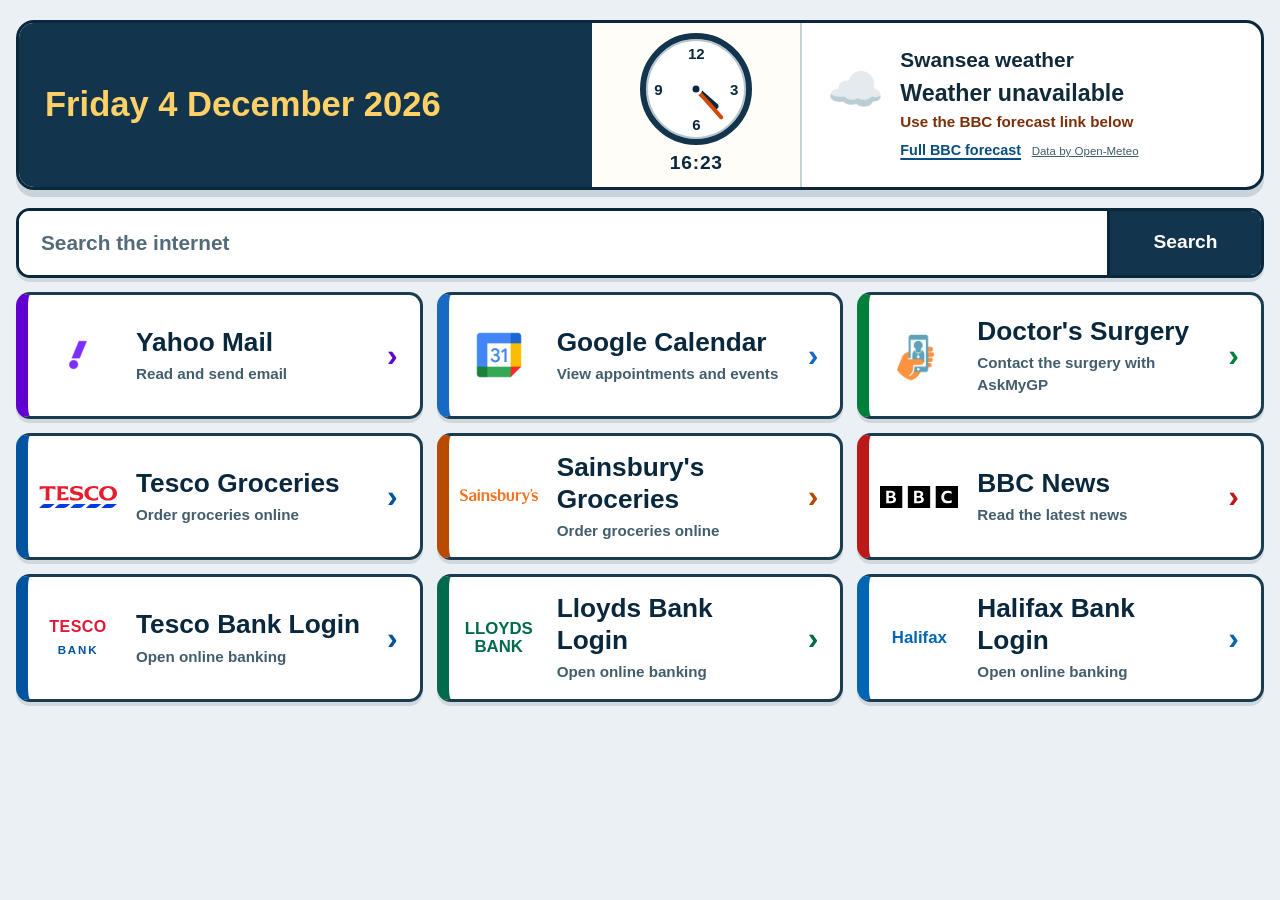
<file: family/index.html>
<!doctype html>
<html lang="en-GB">
  <head>
    <meta charset="utf-8">
    <meta name="referrer" content="no-referrer">
    <meta name="viewport" content="width=device-width, initial-scale=1">
    <meta name="color-scheme" content="light">
    <meta name="theme-color" content="#12344d">
    <title>Useful links</title>
    <meta
      name="description"
      content="A simple home page with useful links, the date, time and Swansea weather."
    >
    <style>
      :root {
        color-scheme: light;
        --ink: #102a3a;
        --muted: #425d6c;
        --navy: #12344d;
        --navy-dark: #09283d;
        --cream: #fffdf7;
        --paper: #ffffff;
        --page: #eaf0f3;
        --yellow: #ffd166;
        --focus: #e55400;
        --border: #193c51;
        font-family: "Segoe UI", Arial, Helvetica, sans-serif;
        font-synthesis: none;
      }

      * {
        box-sizing: border-box;
      }

      body {
        min-width: 320px;
        min-height: 100vh;
        margin: 0;
        background: var(--page);
        color: var(--ink);
        font-size: 20px;
        line-height: 1.4;
      }

      a {
        color: inherit;
      }

      .visually-hidden {
        position: absolute;
        width: 1px;
        height: 1px;
        padding: 0;
        overflow: hidden;
        clip: rect(0, 0, 0, 0);
        white-space: nowrap;
        border: 0;
      }

      .page {
        width: min(1500px, calc(100% - 32px));
        margin: 0 auto;
        padding: 20px 0 32px;
      }

      .top-panel {
        display: grid;
        grid-template-columns: minmax(290px, 1.25fr) 210px minmax(320px, 1fr);
        align-items: stretch;
        overflow: hidden;
        border: 3px solid var(--navy-dark);
        border-radius: 18px;
        background: var(--paper);
        box-shadow: 0 7px 0 rgb(9 40 61 / 14%);
      }

      .welcome {
        display: flex;
        flex-direction: column;
        justify-content: center;
        padding: 20px 26px;
        background: var(--navy);
        color: #ffffff;
      }

      .date {
        margin: 0;
        color: var(--yellow);
        font-size: clamp(1.7rem, 2.7vw, 2.35rem);
        font-weight: 700;
        line-height: 1.25;
      }

      .clock-panel {
        display: grid;
        place-items: center;
        align-content: center;
        gap: 5px;
        padding: 10px 14px;
        background: var(--cream);
        border-right: 2px solid #c5d1d7;
      }

      .clock-face {
        position: relative;
        width: 112px;
        aspect-ratio: 1;
        border: 6px solid var(--navy);
        border-radius: 50%;
        background: #ffffff;
        box-shadow: inset 0 0 0 2px #b8c6ce;
      }

      .clock-number {
        position: absolute;
        z-index: 1;
        color: var(--navy-dark);
        font-size: 15px;
        font-weight: 800;
        line-height: 1;
      }

      .n12 { left: 50%; top: 7px; transform: translateX(-50%); }
      .n3 { right: 8px; top: 50%; transform: translateY(-50%); }
      .n6 { bottom: 7px; left: 50%; transform: translateX(-50%); }
      .n9 { left: 8px; top: 50%; transform: translateY(-50%); }

      .hand {
        position: absolute;
        z-index: 2;
        bottom: 50%;
        left: calc(50% - 3px);
        width: 6px;
        border-radius: 999px;
        background: var(--navy-dark);
        transform: rotate(0deg);
        transform-origin: 50% 100%;
      }

      .hour-hand {
        height: 29px;
      }

      .minute-hand {
        height: 40px;
        width: 4px;
        left: calc(50% - 2px);
        background: #d34a00;
      }

      .clock-centre {
        position: absolute;
        z-index: 3;
        top: 50%;
        left: 50%;
        width: 13px;
        height: 13px;
        border: 3px solid #ffffff;
        border-radius: 50%;
        background: var(--navy-dark);
        transform: translate(-50%, -50%);
      }

      .digital-time {
        margin: 0;
        color: var(--navy-dark);
        font-size: 1.2rem;
        font-weight: 800;
        font-variant-numeric: tabular-nums;
        letter-spacing: 0.04em;
      }

      .weather {
        display: grid;
        grid-template-columns: auto 1fr;
        align-content: center;
        column-gap: 14px;
        padding: 16px 22px;
      }

      .weather-icon {
        grid-row: 1 / 4;
        align-self: center;
        width: 62px;
        text-align: center;
        font-size: 2.85rem;
        line-height: 1;
      }

      .weather h2 {
        margin: 0;
        font-size: 1.3rem;
        line-height: 1.2;
      }

      .weather-now {
        margin: 4px 0 2px;
        font-size: 1.45rem;
        font-weight: 800;
      }

      .weather-detail,
      .weather-error {
        margin: 0;
        color: var(--muted);
        font-size: 0.95rem;
        font-weight: 650;
      }

      .weather-error {
        color: #7a2f08;
      }

      .weather-link {
        display: inline-block;
        margin-top: 8px;
        color: #074d82;
        font-size: 0.9rem;
        font-weight: 750;
        text-decoration-thickness: 2px;
        text-underline-offset: 3px;
      }

      .weather-links {
        grid-column: 2;
      }

      .weather-credit {
        margin-left: 5px;
        color: var(--muted);
        font-size: 0.72rem;
        white-space: nowrap;
      }

      .web-search {
        display: grid;
        grid-template-columns: minmax(0, 1fr) auto;
        margin-top: 18px;
        border: 3px solid var(--navy-dark);
        border-radius: 14px;
        background: var(--paper);
        box-shadow: 0 4px 0 rgb(16 42 58 / 12%);
      }

      .search-input {
        min-width: 0;
        min-height: 64px;
        padding: 11px 22px;
        border: 0;
        border-radius: 11px 0 0 11px;
        background: var(--paper);
        color: var(--navy-dark);
        font: inherit;
        font-size: 1.3rem;
        font-weight: 650;
      }

      .search-input::placeholder {
        color: #536b78;
        opacity: 1;
      }

      .search-input:focus {
        outline: 5px solid var(--focus);
        outline-offset: 2px;
        position: relative;
        z-index: 1;
      }

      .search-button {
        min-width: 154px;
        padding: 12px 26px;
        border: 0;
        border-left: 3px solid var(--navy-dark);
        border-radius: 0 10px 10px 0;
        background: var(--navy);
        color: #ffffff;
        font: inherit;
        font-size: 1.2rem;
        font-weight: 800;
        cursor: pointer;
      }

      .search-button:hover {
        background: var(--navy-dark);
      }

      .search-button:focus-visible {
        outline: 5px solid var(--focus);
        outline-offset: 4px;
        position: relative;
        z-index: 1;
      }

      .links-grid {
        display: grid;
        grid-template-columns: repeat(2, minmax(0, 1fr));
        grid-auto-rows: 1fr;
        gap: 14px;
        margin-top: 14px;
      }

      .bookmark {
        --accent: #2f6c8c;
        display: grid;
        grid-template-columns: 100px 1fr auto;
        align-items: center;
        min-height: 100px;
        overflow: hidden;
        border: 3px solid var(--border);
        border-left: 12px solid var(--accent);
        border-radius: 14px;
        background: var(--paper);
        box-shadow: 0 4px 0 rgb(16 42 58 / 12%);
        text-decoration: none;
      }

      .bookmark:hover {
        background: #fff8df;
      }

      .bookmark:focus-visible,
      .weather-link:focus-visible {
        outline: 5px solid var(--focus);
        outline-offset: 4px;
      }

      .bookmark-icon {
        display: grid;
        place-items: center;
        min-width: 0;
        padding: 8px;
      }

      .bookmark-icon img {
        display: block;
        width: auto;
        height: auto;
        max-width: 78px;
        max-height: 56px;
      }

      .bookmark-text {
        padding: 16px 8px;
      }

      .bookmark-title,
      .bookmark-description {
        display: block;
      }

      .bookmark-title {
        color: var(--navy-dark);
        font-size: 1.5rem;
        font-weight: 800;
        line-height: 1.2;
      }

      .bookmark-description {
        margin-top: 5px;
        color: var(--muted);
        font-size: 0.9rem;
        font-weight: 650;
      }

      .bookmark-arrow {
        padding: 0 22px 0 12px;
        color: var(--accent);
        font-size: 2rem;
        font-weight: 900;
      }

      .yahoo { --accent: #6001d2; }
      .calendar { --accent: #1769c2; }
      .doctor { --accent: #007f3b; }
      .tesco { --accent: #00539f; }
      .sainsburys { --accent: #b84b00; }
      .bbc { --accent: #bb1919; }
      .tesco-bank { --accent: #00539f; }
      .lloyds { --accent: #006a4d; }
      .halifax { --accent: #0066b3; }

      .bank-wordmark {
        display: grid;
        place-items: center;
        width: 78px;
        min-height: 52px;
        padding: 5px;
        color: var(--accent);
        font-size: 1rem;
        font-weight: 900;
        line-height: 1.05;
        text-align: center;
      }

      .tesco-bank .bank-wordmark {
        color: #e31837;
        letter-spacing: 0.03em;
      }

      .tesco-bank .bank-wordmark small {
        display: block;
        margin-top: 3px;
        color: #00539f;
        font-size: 0.72em;
        letter-spacing: 0.16em;
      }

      .lloyds .bank-wordmark,
      .halifax .bank-wordmark {
        font-size: 1.05rem;
      }

      .noscript-note {
        max-width: 760px;
        margin: 16px auto 0;
        padding: 12px 16px;
        border: 2px solid #915002;
        border-radius: 8px;
        background: #fff3c4;
        color: #542e00;
        font-size: 0.9rem;
        font-weight: 700;
        text-align: center;
      }

      @media (min-width: 1020px) {
        .links-grid {
          grid-template-columns: repeat(3, minmax(0, 1fr));
        }
      }

      @media (min-width: 1020px) and (min-height: 681px) {
        .top-panel {
          min-height: clamp(154px, 18vh, 185px);
        }

        .bookmark {
          min-height: clamp(100px, 13vh, 142px);
        }

        .bookmark-title {
          font-size: clamp(1.5rem, calc(1.2rem + 0.55vw), 1.7rem);
        }

        .bookmark-description {
          font-size: clamp(0.9rem, calc(0.75rem + 0.25vw), 1rem);
        }
      }

      @media (min-width: 901px) and (max-height: 680px) {
        .page {
          padding-block: 14px 18px;
        }

        .welcome {
          padding: 18px 24px;
        }

        .clock-panel {
          gap: 5px;
          padding: 10px;
        }

        .clock-face {
          width: 106px;
        }

        .hour-hand {
          height: 28px;
        }

        .minute-hand {
          height: 38px;
        }

        .digital-time {
          font-size: 1.1rem;
        }

        .weather {
          column-gap: 12px;
          padding: 14px 20px;
        }

        .weather-icon {
          width: 60px;
          font-size: 2.65rem;
        }

        .weather-now {
          font-size: 1.25rem;
        }

        .web-search {
          margin-top: 14px;
        }

        .search-input {
          min-height: 60px;
          padding-block: 10px;
        }

        .links-grid {
          gap: 12px;
          margin-top: 12px;
        }

        .bookmark {
          min-height: 90px;
        }

        .bookmark-text {
          padding-block: 10px;
        }
      }

      @media (max-width: 900px) {
        .top-panel {
          grid-template-columns: 1fr 190px;
        }

        .weather {
          grid-column: 1 / -1;
          border-top: 2px solid #c5d1d7;
        }

        .clock-panel {
          border-right: 0;
        }
      }

      @media (max-width: 680px) {
        body {
          font-size: 18px;
        }

        .page {
          width: min(100% - 24px, 540px);
          padding-top: 12px;
        }

        .top-panel {
          grid-template-columns: 1fr;
        }

        .welcome {
          padding: 24px;
          text-align: center;
        }

        .clock-panel {
          padding: 18px;
          border-top: 2px solid #c5d1d7;
        }

        .weather {
          padding: 20px;
        }

        .search-input {
          min-height: 66px;
          padding-inline: 16px;
          font-size: 1.1rem;
        }

        .search-button {
          min-width: 112px;
          padding-inline: 18px;
          font-size: 1.05rem;
        }

        .links-grid {
          grid-template-columns: 1fr;
        }

        .bookmark {
          min-height: 96px;
        }
      }

      @media (forced-colors: active) {
        .bookmark,
        .top-panel {
          box-shadow: none;
        }

        .date {
          color: CanvasText;
        }
      }
    </style>
  </head>
  <body>
    <main class="page">
      <h1 class="visually-hidden">Useful links</h1>
      <section class="top-panel" aria-label="Date, time and weather">
        <div class="welcome">
          <p class="date" id="today">Today's date</p>
        </div>

        <div class="clock-panel">
          <div class="clock-face" id="clock-face" role="img" aria-label="Current time">
            <span class="clock-number n12" aria-hidden="true">12</span>
            <span class="clock-number n3" aria-hidden="true">3</span>
            <span class="clock-number n6" aria-hidden="true">6</span>
            <span class="clock-number n9" aria-hidden="true">9</span>
            <span class="hand hour-hand" id="hour-hand" aria-hidden="true"></span>
            <span class="hand minute-hand" id="minute-hand" aria-hidden="true"></span>
            <span class="clock-centre" aria-hidden="true"></span>
          </div>
          <p class="digital-time" id="digital-time">--:--</p>
        </div>

        <div class="weather" id="weather">
          <div class="weather-icon" id="weather-icon" aria-hidden="true">◌</div>
          <h2>Swansea weather</h2>
          <p class="weather-now" id="weather-now">Loading weather…</p>
          <p class="weather-detail" id="weather-detail">Please wait a moment</p>
          <div class="weather-links">
            <a class="weather-link" href="https://www.bbc.co.uk/weather/2636432">Full BBC forecast</a>
            <a class="weather-credit" href="https://open-meteo.com/">Data by Open-Meteo</a>
          </div>
        </div>
      </section>

      <form class="web-search" action="https://www.bing.com/search" method="get" role="search">
        <label class="visually-hidden" for="web-search-input">Search the internet</label>
        <input
          class="search-input"
          id="web-search-input"
          name="q"
          type="search"
          placeholder="Search the internet"
          autocomplete="off"
          enterkeyhint="search"
          required
        >
        <button class="search-button" type="submit">Search</button>
      </form>

      <nav class="links-grid" aria-label="Useful websites">
        <a class="bookmark yahoo" href="https://mail.yahoo.com/d/folders/1">
          <span class="bookmark-icon" aria-hidden="true">
            <img src="[data-uri]" alt="">
          </span>
          <span class="bookmark-text">
            <span class="bookmark-title">Yahoo Mail</span>
            <span class="bookmark-description">Read and send email</span>
          </span>
          <span class="bookmark-arrow" aria-hidden="true">›</span>
        </a>

        <a class="bookmark calendar" href="https://calendar.google.com/calendar/u/0/r">
          <span class="bookmark-icon" aria-hidden="true">
            <img src="[data-uri]" alt="">
          </span>
          <span class="bookmark-text">
            <span class="bookmark-title">Google Calendar</span>
            <span class="bookmark-description">View appointments and events</span>
          </span>
          <span class="bookmark-arrow" aria-hidden="true">›</span>
        </a>

        <a class="bookmark doctor" href="https://my.askmygp.uk/?c=w98022#/intro">
          <span class="bookmark-icon" aria-hidden="true">
            <img src="[data-uri]" alt="">
          </span>
          <span class="bookmark-text">
            <span class="bookmark-title">Doctor's Surgery</span>
            <span class="bookmark-description">Contact the surgery with AskMyGP</span>
          </span>
          <span class="bookmark-arrow" aria-hidden="true">›</span>
        </a>

        <a class="bookmark tesco" href="https://www.tesco.com/groceries/en-GB/">
          <span class="bookmark-icon" aria-hidden="true">
            <img src="[data-uri]" alt="">
          </span>
          <span class="bookmark-text">
            <span class="bookmark-title">Tesco Groceries</span>
            <span class="bookmark-description">Order groceries online</span>
          </span>
          <span class="bookmark-arrow" aria-hidden="true">›</span>
        </a>

        <a class="bookmark sainsburys" href="https://www.sainsburys.co.uk/gol-ui/groceries">
          <span class="bookmark-icon" aria-hidden="true">
            <img src="[data-uri]" alt="">
          </span>
          <span class="bookmark-text">
            <span class="bookmark-title">Sainsbury's Groceries</span>
            <span class="bookmark-description">Order groceries online</span>
          </span>
          <span class="bookmark-arrow" aria-hidden="true">›</span>
        </a>

        <a class="bookmark bbc" href="https://www.bbc.co.uk/news">
          <span class="bookmark-icon" aria-hidden="true">
            <img src="[data-uri]" alt="">
          </span>
          <span class="bookmark-text">
            <span class="bookmark-title">BBC News</span>
            <span class="bookmark-description">Read the latest news</span>
          </span>
          <span class="bookmark-arrow" aria-hidden="true">›</span>
        </a>

        <a class="bookmark tesco-bank" href="https://www.tescobank.com/online-banking/">
          <span class="bookmark-icon" aria-hidden="true">
            <span class="bank-wordmark">TESCO <small>BANK</small></span>
          </span>
          <span class="bookmark-text">
            <span class="bookmark-title">Tesco Bank Login</span>
            <span class="bookmark-description">Open online banking</span>
          </span>
          <span class="bookmark-arrow" aria-hidden="true">›</span>
        </a>

        <a class="bookmark lloyds" href="https://online.lloydsbank.co.uk/personal/logon/login.jsp">
          <span class="bookmark-icon" aria-hidden="true">
            <span class="bank-wordmark">LLOYDS<br>BANK</span>
          </span>
          <span class="bookmark-text">
            <span class="bookmark-title">Lloyds Bank Login</span>
            <span class="bookmark-description">Open online banking</span>
          </span>
          <span class="bookmark-arrow" aria-hidden="true">›</span>
        </a>

        <a class="bookmark halifax" href="https://www.halifax-online.co.uk/personal/logon/login.jsp">
          <span class="bookmark-icon" aria-hidden="true">
            <span class="bank-wordmark">Halifax</span>
          </span>
          <span class="bookmark-text">
            <span class="bookmark-title">Halifax Bank Login</span>
            <span class="bookmark-description">Open online banking</span>
          </span>
          <span class="bookmark-arrow" aria-hidden="true">›</span>
        </a>
      </nav>

      <noscript>
        <p class="noscript-note">
          The useful links still work, but the clock and live weather need JavaScript.
        </p>
      </noscript>
    </main>

    <script>
      (() => {
        "use strict";

        const UK_TIME_ZONE = "Europe/London";
        const dateElement = document.querySelector("#today");
        const digitalTimeElement = document.querySelector("#digital-time");
        const clockFace = document.querySelector("#clock-face");
        const hourHand = document.querySelector("#hour-hand");
        const minuteHand = document.querySelector("#minute-hand");

        const dateFormatter = new Intl.DateTimeFormat("en-GB", {
          weekday: "long",
          day: "numeric",
          month: "long",
          year: "numeric",
          timeZone: UK_TIME_ZONE
        });

        const timeFormatter = new Intl.DateTimeFormat("en-GB", {
          hour: "2-digit",
          minute: "2-digit",
          hour12: false,
          timeZone: UK_TIME_ZONE
        });

        const clockPartsFormatter = new Intl.DateTimeFormat("en-GB", {
          hour: "numeric",
          minute: "numeric",
          second: "numeric",
          hour12: false,
          timeZone: UK_TIME_ZONE
        });

        function updateClock() {
          const now = new Date();
          const parts = Object.fromEntries(
            clockPartsFormatter.formatToParts(now).map((part) => [part.type, part.value])
          );
          const hours = Number(parts.hour) % 12;
          const minutes = Number(parts.minute);
          const seconds = Number(parts.second);
          const hourDegrees = (hours + minutes / 60) * 30;
          const minuteDegrees = (minutes + seconds / 60) * 6;
          const readableTime = timeFormatter.format(now);

          dateElement.textContent = dateFormatter.format(now);
          digitalTimeElement.textContent = readableTime;
          digitalTimeElement.setAttribute("aria-label", `The time is ${readableTime}`);
          clockFace.setAttribute("aria-label", `Analogue clock showing ${readableTime}`);
          hourHand.style.transform = `rotate(${hourDegrees}deg)`;
          minuteHand.style.transform = `rotate(${minuteDegrees}deg)`;
        }

        const weatherDescriptions = {
          0: ["Clear sky", "☀️"],
          1: ["Mostly clear", "🌤️"],
          2: ["Partly cloudy", "⛅"],
          3: ["Cloudy", "☁️"],
          45: ["Foggy", "🌫️"],
          48: ["Foggy", "🌫️"],
          51: ["Light drizzle", "🌦️"],
          53: ["Drizzle", "🌦️"],
          55: ["Heavy drizzle", "🌧️"],
          56: ["Freezing drizzle", "🌧️"],
          57: ["Freezing drizzle", "🌧️"],
          61: ["Light rain", "🌦️"],
          63: ["Rain", "🌧️"],
          65: ["Heavy rain", "🌧️"],
          66: ["Freezing rain", "🌧️"],
          67: ["Freezing rain", "🌧️"],
          71: ["Light snow", "🌨️"],
          73: ["Snow", "🌨️"],
          75: ["Heavy snow", "❄️"],
          77: ["Snow grains", "🌨️"],
          80: ["Light showers", "🌦️"],
          81: ["Showers", "🌧️"],
          82: ["Heavy showers", "🌧️"],
          85: ["Snow showers", "🌨️"],
          86: ["Heavy snow showers", "❄️"],
          95: ["Thunderstorms", "⛈️"],
          96: ["Thunderstorms and hail", "⛈️"],
          99: ["Thunderstorms and hail", "⛈️"]
        };

        async function updateWeather() {
          const weatherNow = document.querySelector("#weather-now");
          const weatherDetail = document.querySelector("#weather-detail");
          const weatherIcon = document.querySelector("#weather-icon");
          const controller = new AbortController();
          const timeout = window.setTimeout(() => controller.abort(), 8000);
          const endpoint = new URL("https://api.open-meteo.com/v1/forecast");

          endpoint.search = new URLSearchParams({
            latitude: "51.6214",
            longitude: "-3.9436",
            current: "temperature_2m,weather_code",
            daily: "temperature_2m_max,temperature_2m_min,precipitation_probability_max",
            temperature_unit: "celsius",
            timezone: UK_TIME_ZONE,
            forecast_days: "1"
          });

          try {
            const response = await fetch(endpoint, { signal: controller.signal });
            if (!response.ok) throw new Error(`Weather request failed: ${response.status}`);

            const forecast = await response.json();
            const code = forecast.current.weather_code;
            const [description, icon] = weatherDescriptions[code] || ["Current conditions", "🌡️"];
            const temperature = Math.round(forecast.current.temperature_2m);
            const low = Math.round(forecast.daily.temperature_2m_min[0]);
            const high = Math.round(forecast.daily.temperature_2m_max[0]);
            const rain = Math.round(forecast.daily.precipitation_probability_max[0]);

            weatherIcon.textContent = icon;
            weatherNow.textContent = `${temperature}°C — ${description}`;
            weatherDetail.textContent = `Today: ${low}–${high}°C · Chance of rain ${rain}%`;
            weatherDetail.className = "weather-detail";
          } catch (error) {
            weatherIcon.textContent = "☁️";
            weatherNow.textContent = "Weather unavailable";
            weatherDetail.textContent = "Use the BBC forecast link below";
            weatherDetail.className = "weather-error";
          } finally {
            window.clearTimeout(timeout);
          }
        }

        updateClock();
        updateWeather();
        window.setInterval(updateClock, 1000);
        window.setInterval(updateWeather, 30 * 60 * 1000);
      })();
    </script>
  </body>
</html>
</file>
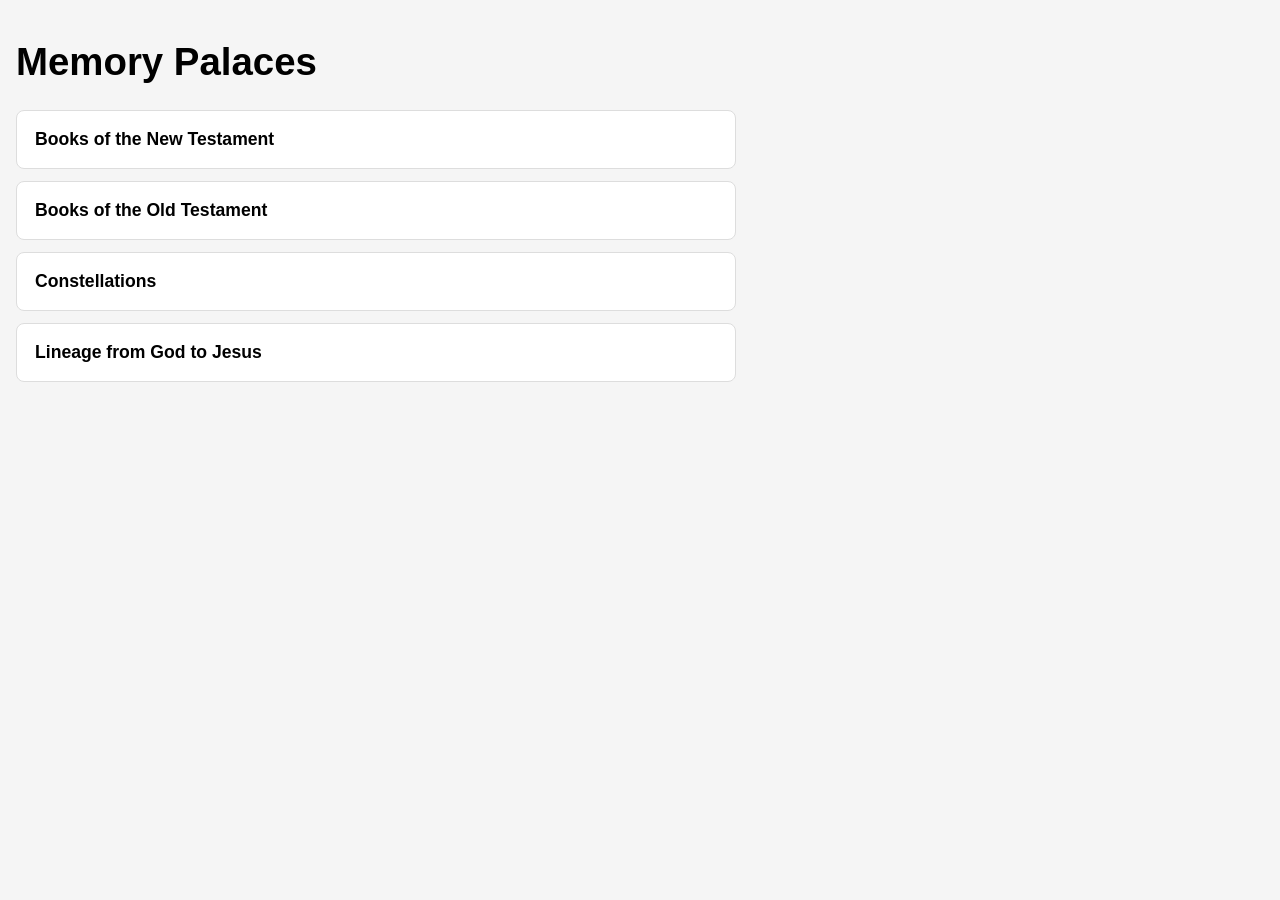
<file: mpal/index.html>
<!DOCTYPE html>
<html lang="en">
<head>
    <meta charset="UTF-8">
    <meta name="viewport" content="width=device-width, initial-scale=1.0">
    <title>Memory Palaces</title>
    <style>
        body {
            font-family: -apple-system, BlinkMacSystemFont, "Segoe UI", Arial, sans-serif;
            background: #f5f5f5;
            margin: 40px 16px;
        }
        main {
            max-width: 720px;
        }
        h1 {
            font-size: 2.4rem;
        }
        ul {
            padding: 0;
            list-style: none;
        }
        li {
            margin-bottom: 12px;
        }
        a {
            display: block;
            padding: 18px;
            border: 1px solid #ddd;
            border-radius: 8px;
            background: #fff;
            color: inherit;
            font-size: 1.1rem;
            font-weight: 650;
            text-decoration: none;
        }
    </style>
</head>
<body>
    <main>
        <h1>Memory Palaces</h1>
        <ul>
            <li><a href="new-testament-books.html">Books of the New Testament</a></li>
            <li><a href="old-testament-books.html">Books of the Old Testament</a></li>
            <li><a href="constellations.html">Constellations</a></li>
            <li><a href="jesus-lineage.html">Lineage from God to Jesus</a></li>
        </ul>
    </main>
</body>
</html>
</file>
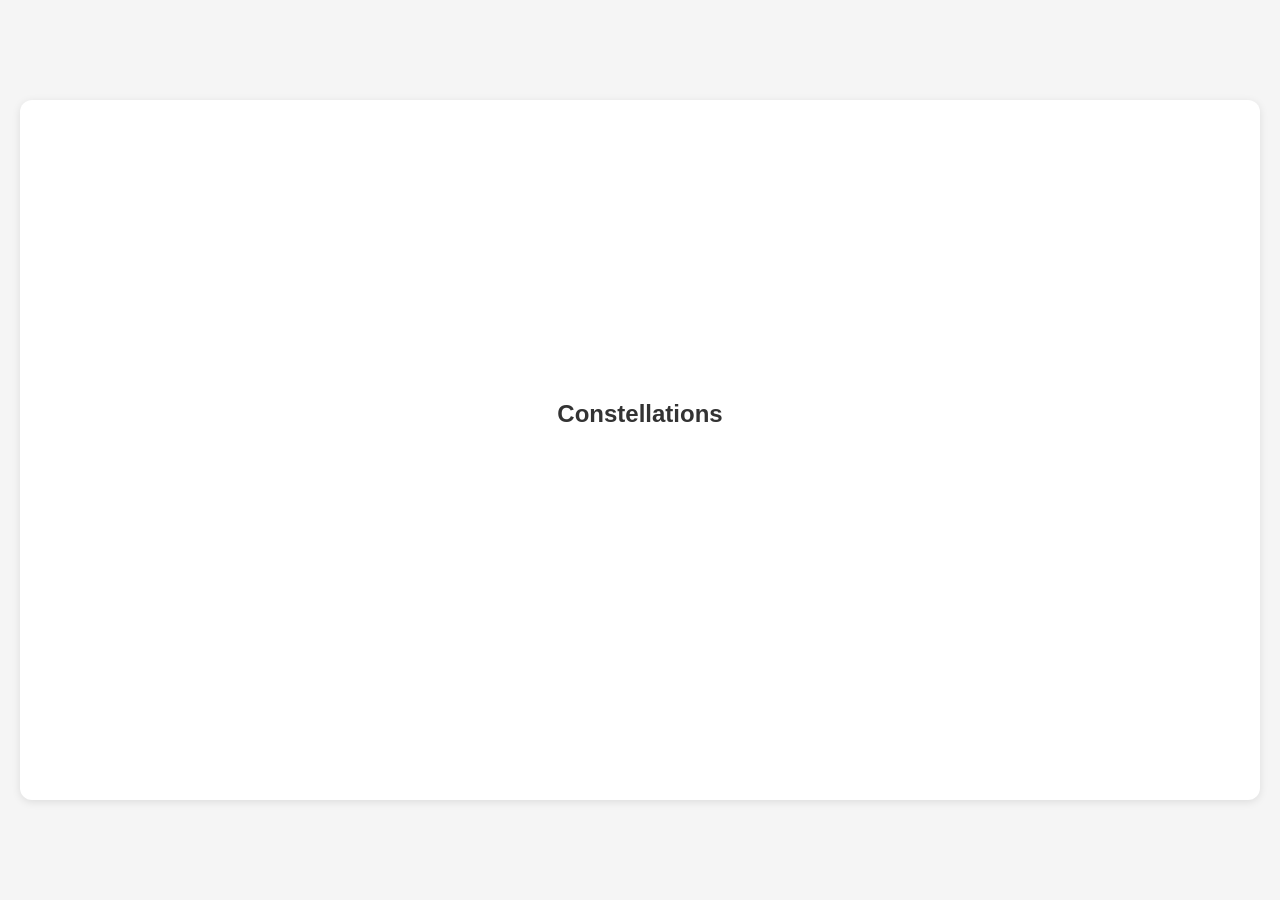
<file: mpal/constellations.html>
<!DOCTYPE html>
<html lang="en">
<head>
    <meta charset="UTF-8">
    <meta name="viewport" content="width=device-width, initial-scale=1.0, user-scalable=no">
    <title>Memory Palace</title>
    <style>
        * {
            margin: 0;
            padding: 0;
            box-sizing: border-box;
        }
        
        html, body {
            overflow: hidden;
            height: 100%;
        }
        
        body {
            font-family: -apple-system, BlinkMacSystemFont, "Segoe UI", Arial, sans-serif;
            background-color: #f5f5f5;
            height: 100vh;
            display: flex;
            justify-content: center;
            align-items: center;
            touch-action: manipulation;
            padding: 80px 0;
        }
        
        #card-container {
            width: calc(100% - 40px);
            height: calc(100% - 40px);
            background: white;
            border-radius: 12px;
            box-shadow: 0 2px 8px rgba(0,0,0,0.1);
            padding: 40px 30px;
            display: flex;
            justify-content: center;
            align-items: center;
            cursor: pointer;
            overflow-y: auto;
            -webkit-overflow-scrolling: touch;
        }
        
        #card-content {
            font-size: 20px;
            line-height: 1.5;
            text-align: center;
            color: #333;
            white-space: pre-line;
        }
        
        #card-content.title {
            font-weight: 600;
            font-size: 24px;
        }
    </style>
</head>
<body>
    <div id="card-container">
        <div id="card-content"></div>
    </div>

    <script>
        const cards = [
            "Constellations\n\n\n",
            "Constellations\n\n88 Items",
            "1\n\nAndromeda\n\nThe Chained Maiden\n\nN\n\nAlpheratz",
            "2\n\nAntlia\n\nThe Air Pump\n\nS\n\nAlpha Antliae",
            "3\n\nApus\n\nThe Bird of Paradise\n\nS\n\nAlpha Apodis",
            "4\n\nAquarius\n\nThe Water Bearer\n\nS (Z)\n\nSadalsuud",
            "5\n\nAquila\n\nThe Eagle\n\nN\n\nAltair",
            "6\n\nAra\n\nThe Altar\n\nS\n\nBeta Arae",
            "7\n\nAries\n\nThe Ram\n\nN (Z)\n\nHamal",
            "8\n\nAuriga\n\nThe Charioteer\n\nN\n\nCapella",
            "9\n\nBoötes\n\nThe Herdsman\n\nN\n\nArcturus",
            "10\n\nCaelum\n\nThe Engraving\n\nS\n\nAlpha Caeli",
            "11\n\nCamelopardalis\n\nThe Giraffe\n\nN\n\nBeta Camelopardalis",
            "12\n\nCancer\n\nThe Crab\n\nN (Z)\n\nTarf",
            "13\n\nCanes Venatici\n\nThe Hunting Dogs\n\nN\n\nCor Caroli",
            "14\n\nCanis Major\n\nThe Greater Dog\n\nS\n\nSirius",
            "15\n\nCanis Minor\n\nThe Lesser Dog\n\nN\n\nProcyon",
            "16\n\nCapricornus\n\nThe Sea Goat\n\nS (Z)\n\nDeneb Algedi",
            "17\n\nCarina\n\nThe Keel\n\nS\n\nCanopus",
            "18\n\nCassiopeia\n\nThe Seated Queen\n\nN\n\nSchedar",
            "19\n\nCentaurus\n\nThe Centaur\n\nS\n\nRigel Kentaurus",
            "20\n\nCepheus\n\nThe King\n\nN\n\nAlderamin",
            "21\n\nCetus\n\nThe Sea Monster\n\nS\n\nDiphda",
            "22\n\nChamaeleon\n\nThe Chameleon\n\nS\n\nAlpha Chamaeleontis",
            "23\n\nCircinus\n\nThe Compass\n\nS\n\nAlpha Circini",
            "24\n\nColumba\n\nThe Dove\n\nS\n\nPhact",
            "25\n\nComa Berenices\n\nBerenice's Hair\n\nN\n\nBeta Comae Berenices",
            "26\n\nCorona Australis\n\nThe Southern Crown\n\nS\n\nMeridiana",
            "27\n\nCorona Borealis\n\nThe Northern Crown\n\nN\n\nAlphecca",
            "28\n\nCorvus\n\nThe Crow\n\nS\n\nGienah",
            "29\n\nCrater\n\nThe Cup\n\nS\n\nLabrum",
            "30\n\nCrux\n\nThe Southern Cross\n\nS\n\nAcrux",
            "31\n\nCygnus\n\nThe Swan\n\nN\n\nDeneb",
            "32\n\nDelphinus\n\nThe Dolphin\n\nN\n\nRotanev",
            "33\n\nDorado\n\nThe Goldfish\n\nS\n\nAlpha Doradus",
            "34\n\nDraco\n\nThe Dragon\n\nN\n\nEltanin",
            "35\n\nEquuleus\n\nThe Little Horse\n\nN\n\nKitalpha",
            "36\n\nEridanus\n\nThe River\n\nS\n\nAchernar",
            "37\n\nFornax\n\nThe Furnace\n\nS\n\nDalim",
            "38\n\nGemini\n\nThe Twins\n\nN (Z)\n\nPollux",
            "39\n\nGrus\n\nThe Crane\n\nS\n\nAlnair",
            "40\n\nHercules\n\nHercules\n\nN\n\nKornephoros",
            "41\n\nHorologium\n\nThe Clock\n\nS\n\nAlpha Horologii",
            "42\n\nHydra\n\nThe Female Water Snake\n\nS\n\nAlphard",
            "43\n\nHydrus\n\nThe Male Water Snake\n\nS\n\nBeta Hydri",
            "44\n\nIndus\n\nThe Indian\n\nS\n\nAlpha Indi",
            "45\n\nLacerta\n\nThe Lizard\n\nN\n\nAlpha Lacertae",
            "46\n\nLeo\n\nThe Lion\n\nN (Z)\n\nRegulus",
            "47\n\nLeo Minor\n\nThe Lesser Lion\n\nN\n\n46 Leonis Minoris",
            "48\n\nLepus\n\nThe Hare\n\nS\n\nArneb",
            "49\n\nLibra\n\nThe Scales\n\nS (Z)\n\nZubeneschamali",
            "50\n\nLupus\n\nThe Wolf\n\nS\n\nAlpha Lupi",
            "51\n\nLynx\n\nThe Lynx\n\nN\n\nAlpha Lyncis",
            "52\n\nLyra\n\nThe Lyre\n\nN\n\nVega",
            "53\n\nMensa\n\nThe Table Mountain\n\nS\n\nAlpha Mensae",
            "54\n\nMicroscopium\n\nThe Microscope\n\nS\n\nGamma Microscopii",
            "55\n\nMonoceros\n\nThe Unicorn\n\nN\n\nBeta Monocerotis",
            "56\n\nMusca\n\nThe Fly\n\nS\n\nAlpha Muscae",
            "57\n\nNorma\n\nThe Carpenter's Square\n\nS\n\nGamma-2 Normae",
            "58\n\nOctans\n\nThe Octant\n\nS\n\nNu Octantis",
            "59\n\nOphiuchus\n\nThe Serpent Bearer\n\nS (Z)\n\nRasalhague",
            "60\n\nOrion\n\nThe Hunter\n\nN\n\nRigel",
            "61\n\nPavo\n\nThe Peacock\n\nS\n\nPeacock",
            "62\n\nPegasus\n\nThe Winged Horse\n\nN\n\nEnif",
            "63\n\nPerseus\n\nThe Hero\n\nN\n\nMirfak",
            "64\n\nPhoenix\n\nThe Phoenix\n\nS\n\nAnkaa",
            "65\n\nPictor\n\nThe Painter's Easel\n\nS\n\nAlpha Pictoris",
            "66\n\nPisces\n\nThe Fishes\n\nN (Z)\n\nAlpherg",
            "67\n\nPiscis Austrinus\n\nThe Southern Fish\n\nS\n\nFomalhaut",
            "68\n\nPuppis\n\nThe Stern\n\nS\n\nNaos",
            "69\n\nPyxis\n\nThe Mariner's Compass\n\nS\n\nAlpha Pyxidis",
            "70\n\nReticulum\n\nThe Reticle\n\nS\n\nAlpha Reticuli",
            "71\n\nSagitta\n\nThe Arrow\n\nN\n\nGamma Sagittae",
            "72\n\nSagittarius\n\nThe Archer\n\nS (Z)\n\nKaus Australis",
            "73\n\nScorpius\n\nThe Scorpion\n\nS (Z)\n\nAntares",
            "74\n\nSculptor\n\nThe Sculptor\n\nS\n\nAlpha Sculptoris",
            "75\n\nScutum\n\nThe Shield\n\nS\n\nAlpha Scuti",
            "76\n\nSerpens\n\nThe Serpent\n\nN\n\nUnukalhai",
            "77\n\nSextans\n\nThe Sextant\n\nS\n\nAlpha Sextantis",
            "78\n\nTaurus\n\nThe Bull\n\nN (Z)\n\nAldebaran",
            "79\n\nTelescopium\n\nThe Telescope\n\nS\n\nAlpha Telescopii",
            "80\n\nTriangulum\n\nThe Triangle\n\nN\n\nBeta Trianguli",
            "81\n\nTriangulum Australe\n\nThe Southern Triangle\n\nS\n\nAtria",
            "82\n\nTucana\n\nThe Toucan\n\nS\n\nAlpha Tucanae",
            "83\n\nUrsa Major\n\nThe Great Bear\n\nN\n\nAlioth",
            "84\n\nUrsa Minor\n\nThe Little Bear\n\nN\n\nPolaris",
            "85\n\nVela\n\nThe Sails\n\nS\n\nRegor",
            "86\n\nVirgo\n\nThe Maiden\n\nS (Z)\n\nSpica",
            "87\n\nVolans\n\nThe Flying Fish\n\nS\n\nGamma-2 Volantis",
            "88\n\nVulpecula\n\nThe Fox\n\nN\n\nAnser",
        ];

        let currentCard = 0;
        const cardEl = document.getElementById('card-content');
        const container = document.getElementById('card-container');

        function displayCard() {
            if (currentCard < cards.length) {
                cardEl.textContent = cards[currentCard];
                if (currentCard === 0 || currentCard === 1) {
                    cardEl.classList.add('title');
                } else {
                    cardEl.classList.remove('title');
                }
            }
        }

        function handleTap() {
            if (currentCard < cards.length - 1) {
                currentCard++;
                displayCard();
            }
        }
        container.addEventListener('click', handleTap);
        
        document.title = cards[0];
        displayCard();
    </script>
</body>
</html>
</file>
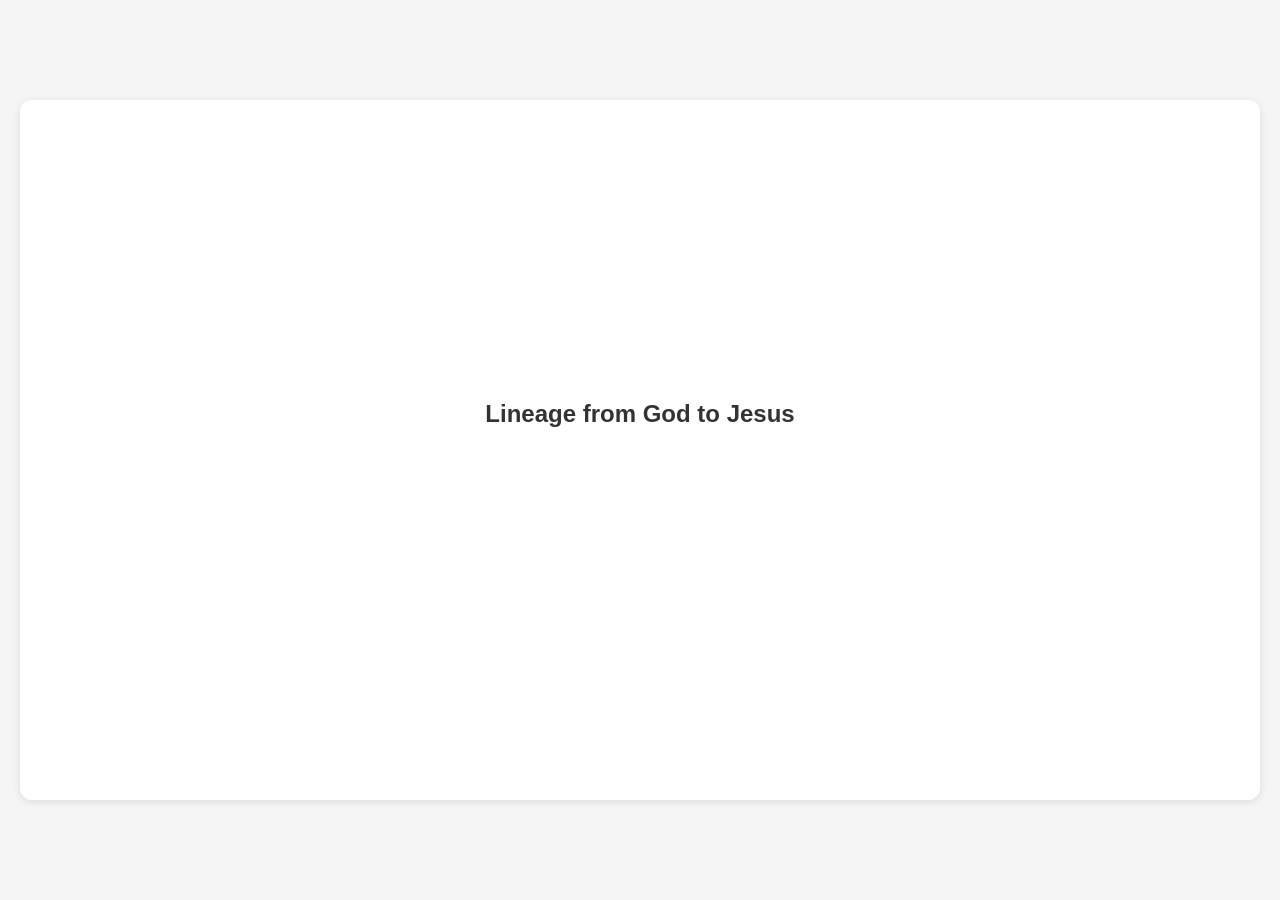
<file: mpal/jesus-lineage.html>
<!DOCTYPE html>
<html lang="en">
<head>
    <meta charset="UTF-8">
    <meta name="viewport" content="width=device-width, initial-scale=1.0, user-scalable=no">
    <title>Memory Palace</title>
    <style>
        * {
            margin: 0;
            padding: 0;
            box-sizing: border-box;
        }
        
        html, body {
            overflow: hidden;
            height: 100%;
        }
        
        body {
            font-family: -apple-system, BlinkMacSystemFont, "Segoe UI", Arial, sans-serif;
            background-color: #f5f5f5;
            height: 100vh;
            display: flex;
            justify-content: center;
            align-items: center;
            touch-action: manipulation;
            padding: 80px 0;
        }
        
        #card-container {
            width: calc(100% - 40px);
            height: calc(100% - 40px);
            background: white;
            border-radius: 12px;
            box-shadow: 0 2px 8px rgba(0,0,0,0.1);
            padding: 40px 30px;
            display: flex;
            justify-content: center;
            align-items: center;
            cursor: pointer;
            overflow-y: auto;
            -webkit-overflow-scrolling: touch;
        }
        
        #card-content {
            font-size: 20px;
            line-height: 1.5;
            text-align: center;
            color: #333;
            white-space: pre-line;
        }
        
        #card-content.title {
            font-weight: 600;
            font-size: 24px;
        }
    </style>
</head>
<body>
    <div id="card-container">
        <div id="card-content"></div>
    </div>

    <script>
        const cards = [
            "Lineage from God to Jesus\n\n\n",
            "Lineage from God to Jesus\n\n75 Items",
            "1\n\nAdam",
            "2\n\nSeth",
            "3\n\nEnosh",
            "4\n\nKenan",
            "5\n\nMahalalel",
            "6\n\nJared",
            "7\n\nEnoch",
            "8\n\nMethuselah",
            "9\n\nLamech",
            "10\n\nNoah",
            "11\n\nShem",
            "12\n\nArphaxad",
            "13\n\nCainan",
            "14\n\nShelah",
            "15\n\nEber",
            "16\n\nPeleg",
            "17\n\nReu",
            "18\n\nSerug",
            "19\n\nNahor",
            "20\n\nTerah",
            "21\n\nAbraham",
            "22\n\nIsaac",
            "23\n\nJacob",
            "24\n\nJudah",
            "25\n\nPerez",
            "26\n\nHezron",
            "27\n\nRam",
            "28\n\nAmminadab",
            "29\n\nNahshon",
            "30\n\nSalmon",
            "31\n\nBoaz",
            "32\n\nObed",
            "33\n\nJesse",
            "34\n\nDavid",
            "35\n\nNathan",
            "36\n\nMattatha",
            "37\n\nMenna",
            "38\n\nMelea",
            "39\n\nEliakim",
            "40\n\nJonam",
            "41\n\nJoseph",
            "42\n\nJudah",
            "43\n\nSimeon",
            "44\n\nLevi",
            "45\n\nMatthat",
            "46\n\nJorim",
            "47\n\nEliezer",
            "48\n\nJoshua",
            "49\n\nEr",
            "50\n\nElmadam",
            "51\n\nCosam",
            "52\n\nAddi",
            "53\n\nMelki",
            "54\n\nNeri",
            "55\n\nShealtiel",
            "56\n\nZerubbabel",
            "57\n\nRhesa",
            "58\n\nJoanan",
            "59\n\nJoda",
            "60\n\nJosek",
            "61\n\nSemein",
            "62\n\nMattathias",
            "63\n\nMaath",
            "64\n\nNaggai",
            "65\n\nEsli",
            "66\n\nNahum",
            "67\n\nAmos",
            "68\n\nMattathias",
            "69\n\nJoseph",
            "70\n\nJannai",
            "71\n\nMelki",
            "72\n\nLevi",
            "73\n\nMatthat",
            "74\n\nHeli",
            "75\n\nJoseph",
        ];

        let currentCard = 0;
        const cardEl = document.getElementById('card-content');
        const container = document.getElementById('card-container');

        function displayCard() {
            if (currentCard < cards.length) {
                cardEl.textContent = cards[currentCard];
                if (currentCard === 0 || currentCard === 1) {
                    cardEl.classList.add('title');
                } else {
                    cardEl.classList.remove('title');
                }
            }
        }

        function handleTap() {
            if (currentCard < cards.length - 1) {
                currentCard++;
                displayCard();
            }
        }
        container.addEventListener('click', handleTap);
        
        document.title = cards[0];
        displayCard();
    </script>
</body>
</html>
</file>
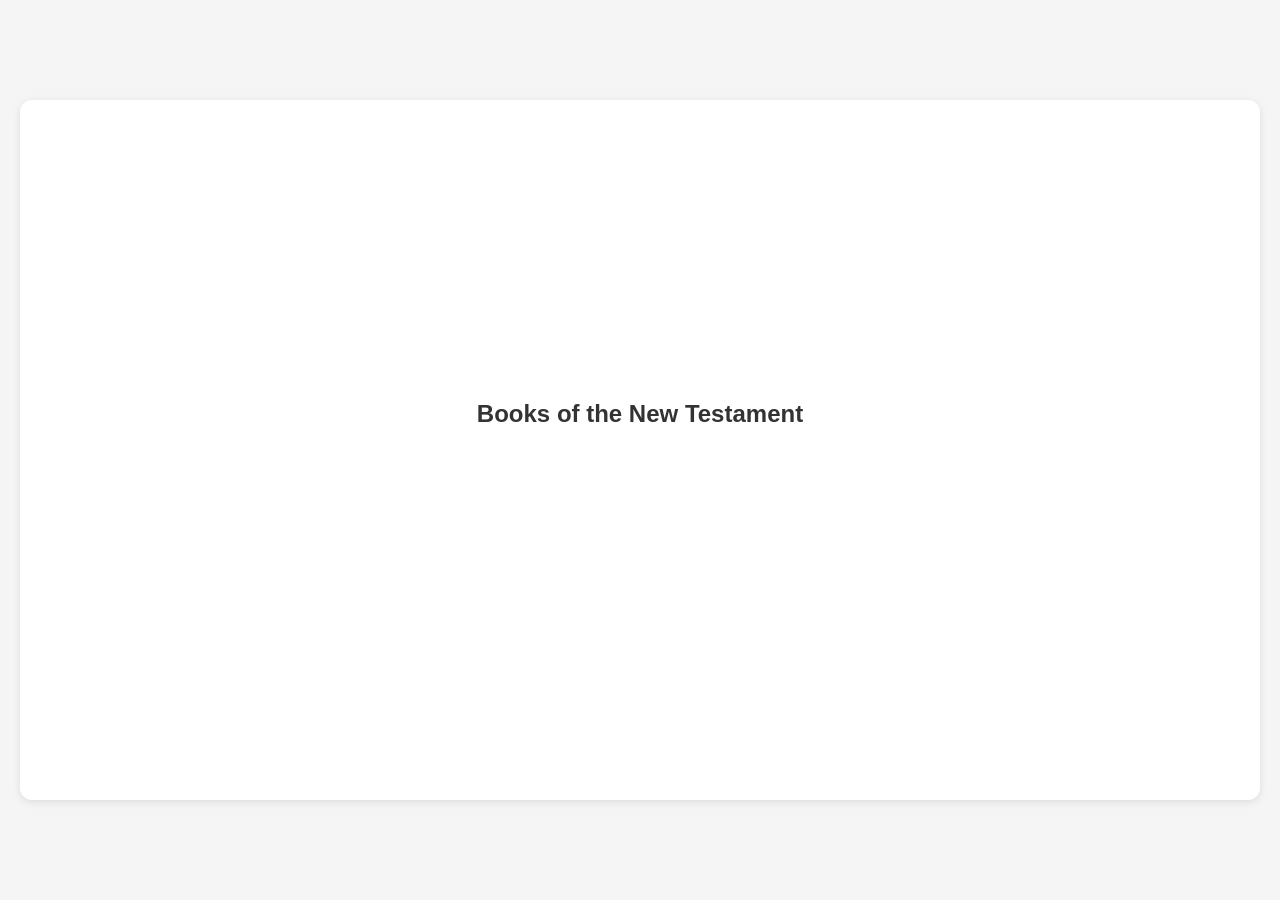
<file: mpal/new-testament-books.html>
<!DOCTYPE html>
<html lang="en">
<head>
    <meta charset="UTF-8">
    <meta name="viewport" content="width=device-width, initial-scale=1.0, user-scalable=no">
    <title>Memory Palace</title>
    <style>
        * {
            margin: 0;
            padding: 0;
            box-sizing: border-box;
        }
        
        html, body {
            overflow: hidden;
            height: 100%;
        }
        
        body {
            font-family: -apple-system, BlinkMacSystemFont, "Segoe UI", Arial, sans-serif;
            background-color: #f5f5f5;
            height: 100vh;
            display: flex;
            justify-content: center;
            align-items: center;
            touch-action: manipulation;
            padding: 80px 0;
        }
        
        #card-container {
            width: calc(100% - 40px);
            height: calc(100% - 40px);
            background: white;
            border-radius: 12px;
            box-shadow: 0 2px 8px rgba(0,0,0,0.1);
            padding: 40px 30px;
            display: flex;
            justify-content: center;
            align-items: center;
            cursor: pointer;
            overflow-y: auto;
            -webkit-overflow-scrolling: touch;
        }
        
        #card-content {
            font-size: 20px;
            line-height: 1.5;
            text-align: center;
            color: #333;
            white-space: pre-line;
        }
        
        #card-content.title {
            font-weight: 600;
            font-size: 24px;
        }
    </style>
</head>
<body>
    <div id="card-container">
        <div id="card-content"></div>
    </div>

    <script>
        const cards = [
            "Books of the New Testament\n\n\n",
            "Books of the New Testament\n\n27 Items",
            "1\n\nMatthew",
            "2\n\nMark",
            "3\n\nLuke",
            "4\n\nJohn",
            "5\n\nActs",
            "6\n\nRomans",
            "7\n\n1 Corinthians",
            "8\n\n2 Corinthians",
            "9\n\nGalatians",
            "10\n\nEphesians",
            "11\n\nPhilippians",
            "12\n\nColossians",
            "13\n\n1 Thessalonians",
            "14\n\n2 Thessalonians",
            "15\n\n1 Timothy",
            "16\n\n2 Timothy",
            "17\n\nTitus",
            "18\n\nPhilemon",
            "19\n\nHebrews",
            "20\n\nJames",
            "21\n\n1 Peter",
            "22\n\n2 Peter",
            "23\n\n1 John",
            "24\n\n2 John",
            "25\n\n3 John",
            "26\n\nJude",
            "27\n\nRevelation",
        ];

        let currentCard = 0;
        const cardEl = document.getElementById('card-content');
        const container = document.getElementById('card-container');

        function displayCard() {
            if (currentCard < cards.length) {
                cardEl.textContent = cards[currentCard];
                if (currentCard === 0 || currentCard === 1) {
                    cardEl.classList.add('title');
                } else {
                    cardEl.classList.remove('title');
                }
            }
        }

        function handleTap() {
            if (currentCard < cards.length - 1) {
                currentCard++;
                displayCard();
            }
        }
        container.addEventListener('click', handleTap);
        
        document.title = cards[0];
        displayCard();
    </script>
</body>
</html>
</file>
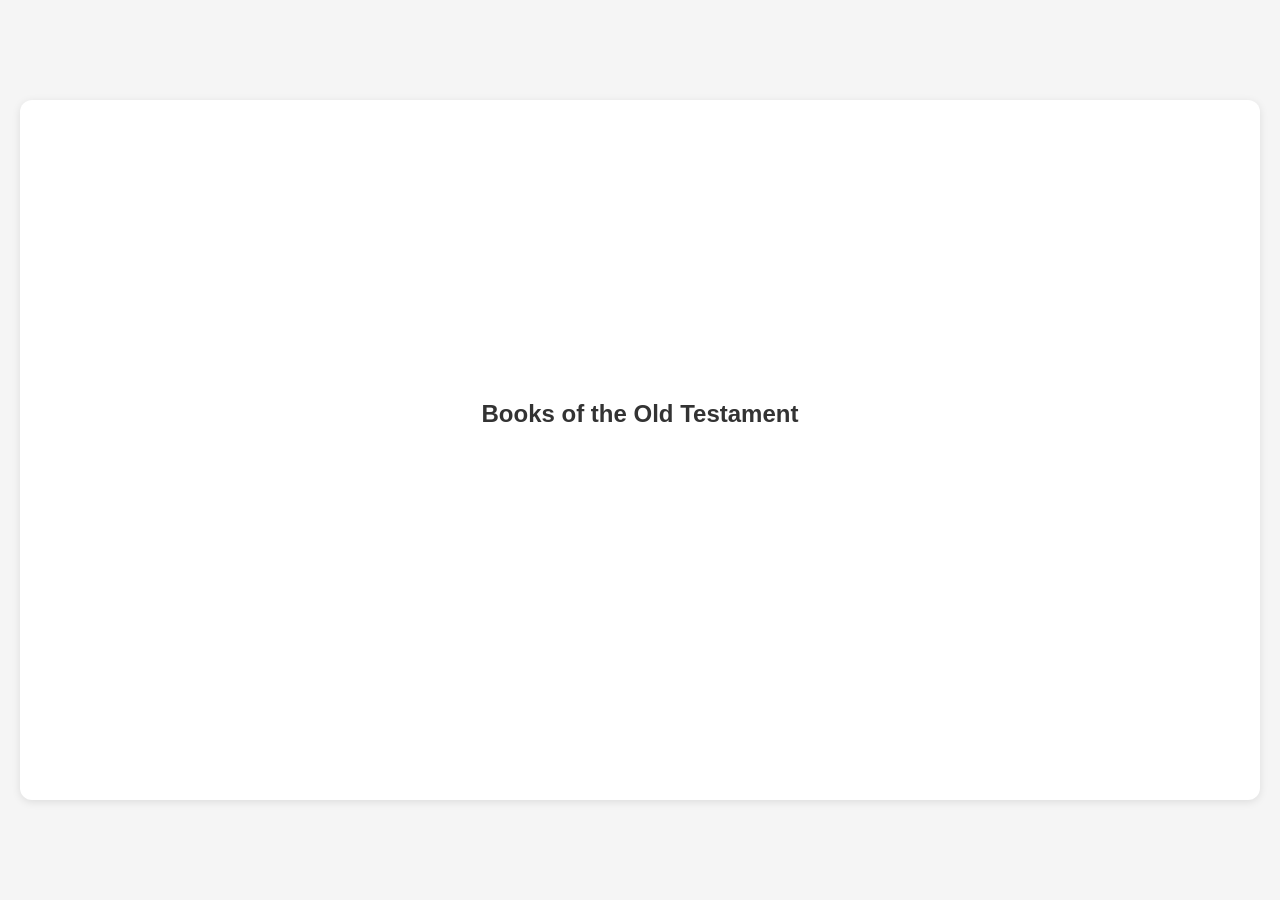
<file: mpal/old-testament-books.html>
<!DOCTYPE html>
<html lang="en">
<head>
    <meta charset="UTF-8">
    <meta name="viewport" content="width=device-width, initial-scale=1.0, user-scalable=no">
    <title>Memory Palace</title>
    <style>
        * {
            margin: 0;
            padding: 0;
            box-sizing: border-box;
        }
        
        html, body {
            overflow: hidden;
            height: 100%;
        }
        
        body {
            font-family: -apple-system, BlinkMacSystemFont, "Segoe UI", Arial, sans-serif;
            background-color: #f5f5f5;
            height: 100vh;
            display: flex;
            justify-content: center;
            align-items: center;
            touch-action: manipulation;
            padding: 80px 0;
        }
        
        #card-container {
            width: calc(100% - 40px);
            height: calc(100% - 40px);
            background: white;
            border-radius: 12px;
            box-shadow: 0 2px 8px rgba(0,0,0,0.1);
            padding: 40px 30px;
            display: flex;
            justify-content: center;
            align-items: center;
            cursor: pointer;
            overflow-y: auto;
            -webkit-overflow-scrolling: touch;
        }
        
        #card-content {
            font-size: 20px;
            line-height: 1.5;
            text-align: center;
            color: #333;
            white-space: pre-line;
        }
        
        #card-content.title {
            font-weight: 600;
            font-size: 24px;
        }
    </style>
</head>
<body>
    <div id="card-container">
        <div id="card-content"></div>
    </div>

    <script>
        const cards = [
            "Books of the Old Testament\n\n\n",
            "Books of the Old Testament\n\n39 Items",
            "1\n\nGenesis",
            "2\n\nExodus",
            "3\n\nLeviticus",
            "4\n\nNumbers",
            "5\n\nDeuteronomy",
            "6\n\nJoshua",
            "7\n\nJudges",
            "8\n\nRuth",
            "9\n\n1 Samuel",
            "10\n\n2 Samuel",
            "11\n\n1 Kings",
            "12\n\n2 Kings",
            "13\n\n1 Chronicles",
            "14\n\n2 Chronicles",
            "15\n\nEzra",
            "16\n\nNehemiah",
            "17\n\nEsther",
            "18\n\nJob",
            "19\n\nPsalms",
            "20\n\nProverbs",
            "21\n\nEcclesiastes",
            "22\n\nSong of Solomon",
            "23\n\nIsaiah",
            "24\n\nJeremiah",
            "25\n\nLamentations",
            "26\n\nEzekiel",
            "27\n\nDaniel",
            "28\n\nHosea",
            "29\n\nJoel",
            "30\n\nAmos",
            "31\n\nObadiah",
            "32\n\nJonah",
            "33\n\nMicah",
            "34\n\nNahum",
            "35\n\nHabakkuk",
            "36\n\nZephaniah",
            "37\n\nHaggai",
            "38\n\nZechariah",
            "39\n\nMalachi",
        ];

        let currentCard = 0;
        const cardEl = document.getElementById('card-content');
        const container = document.getElementById('card-container');

        function displayCard() {
            if (currentCard < cards.length) {
                cardEl.textContent = cards[currentCard];
                if (currentCard === 0 || currentCard === 1) {
                    cardEl.classList.add('title');
                } else {
                    cardEl.classList.remove('title');
                }
            }
        }

        function handleTap() {
            if (currentCard < cards.length - 1) {
                currentCard++;
                displayCard();
            }
        }
        container.addEventListener('click', handleTap);
        
        document.title = cards[0];
        displayCard();
    </script>
</body>
</html>
</file>
